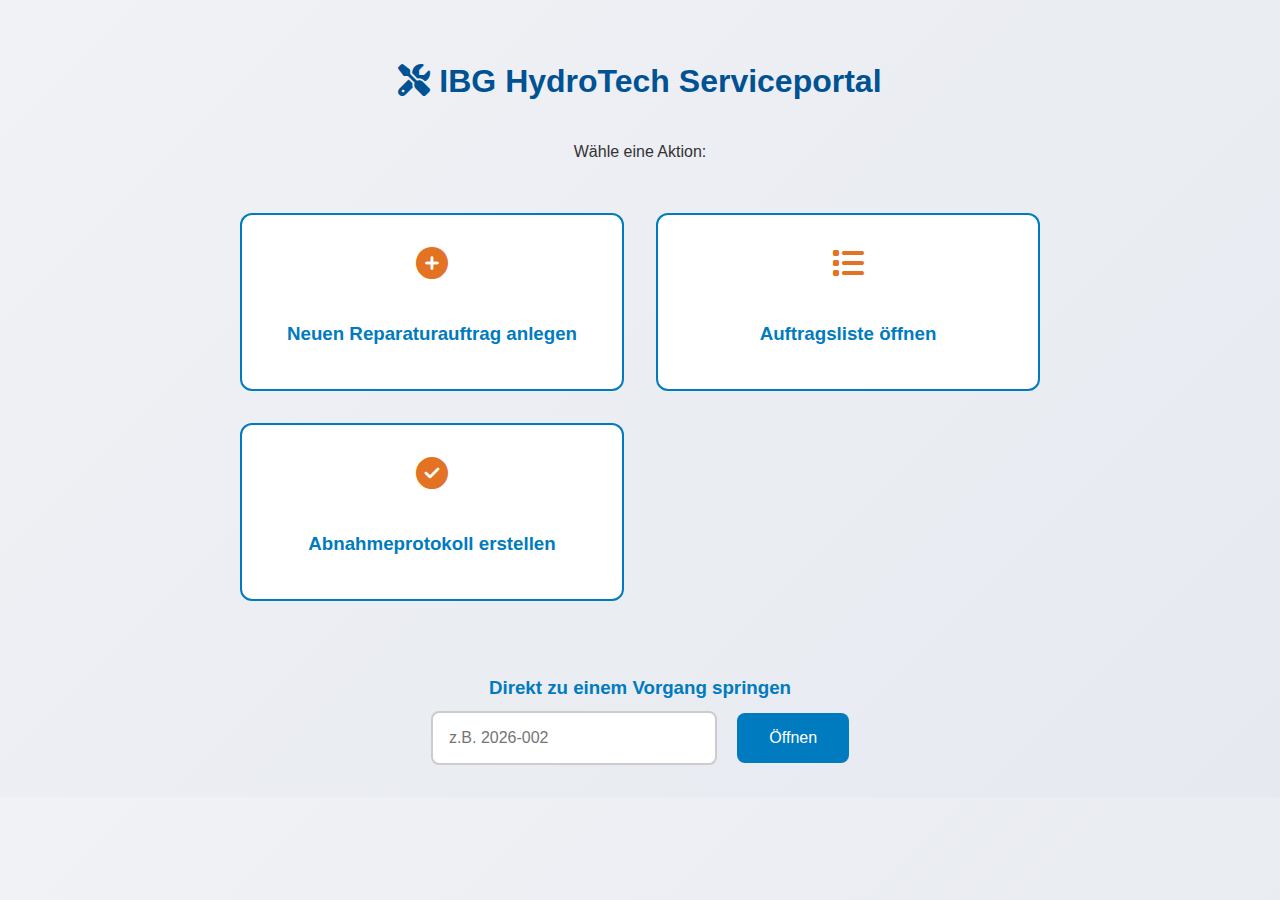
<file: index.html>
<!DOCTYPE html>
<html lang="de">
<head>
  <meta charset="UTF-8">
  <title>IBG HydroTech – Startseite</title>
  <link rel="stylesheet" href="./css/styles.css">
  <link rel="stylesheet" href="https://cdnjs.cloudflare.com/ajax/libs/font-awesome/6.4.0/css/all.min.css">
  <style>
    body {
      font-family: 'Segoe UI', sans-serif;
      background: linear-gradient(135deg, #f0f2f5, #e6e9f0);
      padding: 2rem;
      display: flex;
      flex-direction: column;
      align-items: center;
    }
    h1 {
      color: #005293;
      margin-bottom: 1rem;
    }
    .nav-grid {
      display: grid;
      grid-template-columns: repeat(auto-fit, minmax(250px, 1fr));
      gap: 2rem;
      width: 100%;
      max-width: 800px;
    }
    .nav-card {
      background: white;
      border: 2px solid #007bc0;
      border-radius: 12px;
      padding: 2rem;
      text-align: center;
      transition: 0.3s;
      cursor: pointer;
    }
    .nav-card:hover {
      background: #e6f2fa;
      transform: translateY(-4px);
    }
    .nav-card i {
      font-size: 2rem;
      color: #e37222;
      margin-bottom: 1rem;
    }
    .vorgang-box {
      margin-top: 3rem;
      text-align: center;
    }
    .vorgang-box input {
      padding: 1rem;
      font-size: 1rem;
      border-radius: 8px;
      border: 2px solid #ccc;
      width: 250px;
      margin-right: 1rem;
    }
    .vorgang-box button {
      padding: 1rem 2rem;
      font-size: 1rem;
      background: #007bc0;
      color: white;
      border: none;
      border-radius: 8px;
      cursor: pointer;
    }
    .vorgang-box button:hover {
      background: #005293;
    }
  </style>
</head>
<body>
  <h1><i class="fas fa-tools"></i> IBG HydroTech Serviceportal</h1>
  <p>Wähle eine Aktion:</p>

  <div class="nav-grid" style="margin-top: 2rem;">
    <div class="nav-card" onclick="location.href='auftrag.html'">
      <i class="fas fa-plus-circle"></i>
      <h3>Neuen Reparaturauftrag anlegen</h3>
    </div>
    <div class="nav-card" onclick="location.href='liste.html'">
      <i class="fas fa-list"></i>
      <h3>Auftragsliste öffnen</h3>
    </div>
    <div class="nav-card" onclick="location.href='abnahme.html'">
      <i class="fas fa-check-circle"></i>
      <h3>Abnahmeprotokoll erstellen</h3>
    </div>
  </div>

  <div class="vorgang-box">
    <h3>Direkt zu einem Vorgang springen</h3>
    <input type="text" id="vorgang-input" placeholder="z.B. 2026-002">
    <button onclick="gotoVorgang()">Öffnen</button>
  </div>

  <script>
    function gotoVorgang() {
      const vorgang = document.getElementById('vorgang-input').value.trim();
      if (!vorgang) {
        alert("Bitte Vorgangsnummer eingeben");
        return;
      }
      window.location.href = `auftrag.html?vorgang=${encodeURIComponent(vorgang)}`;
    }
  </script>
</body>
</html>
</file>
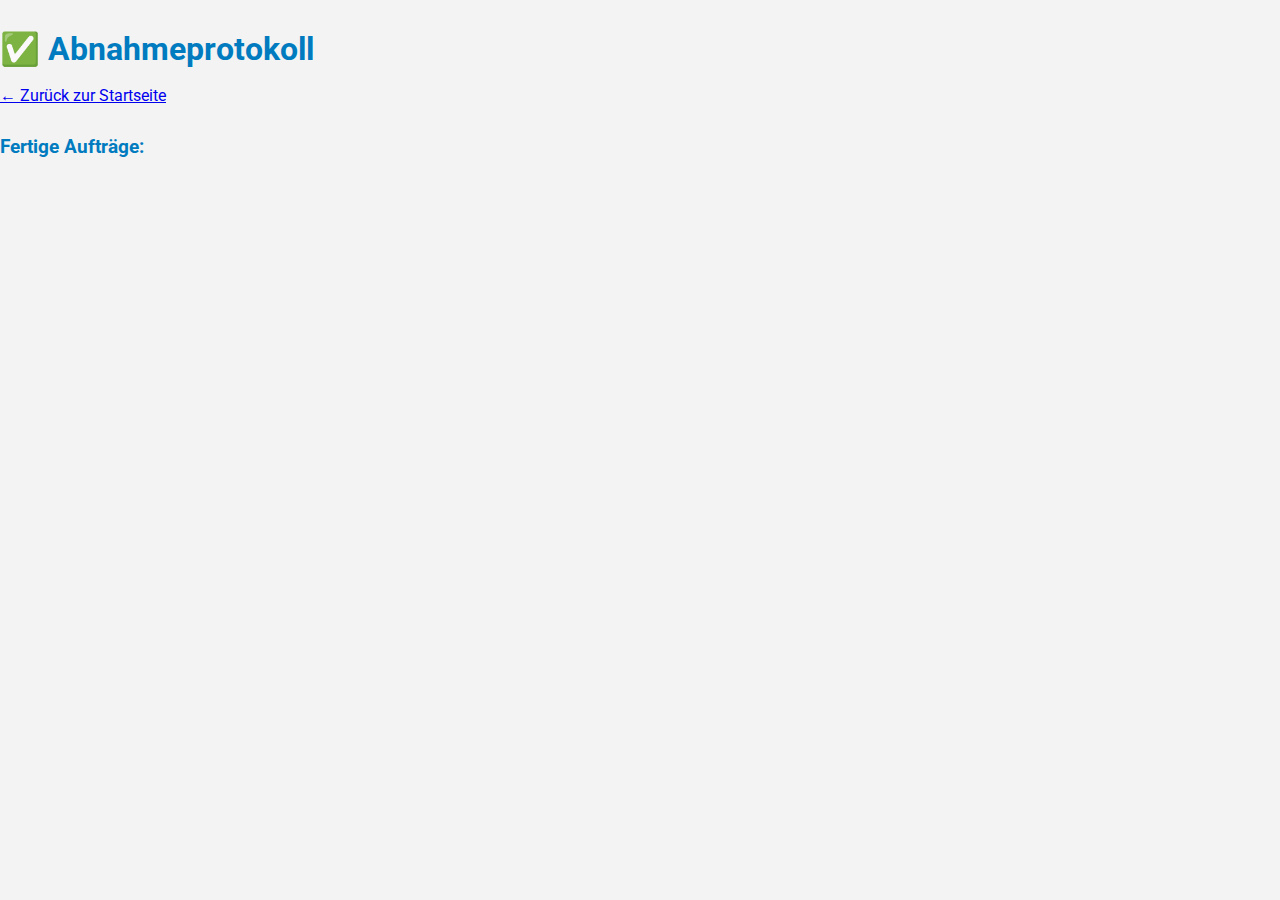
<file: abnahme.html>
<!DOCTYPE html>
<html lang="de">
<head>
  <meta charset="UTF-8">
  <title>Abnahmeprotokoll – IBG HydroTech</title>
  <link rel="stylesheet" href="./css/styles.css">
  <script type="module" src="./js/abnahme.js" defer></script>
</head>
<body>
  <div class="container">
    <header>
      <h1>✅ Abnahmeprotokoll</h1>
      <a href="index.html">← Zurück zur Startseite</a>
    </header>

    <div id="select-section">
      <h3>Fertige Aufträge:</h3>
      <ul id="ready-orders"></ul>
    </div>

    <div id="form-section" style="display:none; margin-top:2rem;">
      <h3>Abnahme für Vorgang: <span id="abnahme-vorgang"></span></h3>
      <label>Prüfer:</label>
      <input type="text" id="abnahme-pruefer">
      <label>Datum:</label>
      <input type="date" id="abnahme-datum">
      <label>Anmerkungen:</label>
      <textarea id="abnahme-anmerkung"></textarea>
      <button id="save-abnahme-btn">📄 Abnahme speichern</button>
    </div>
  </div>
</body>
</html>
</file>
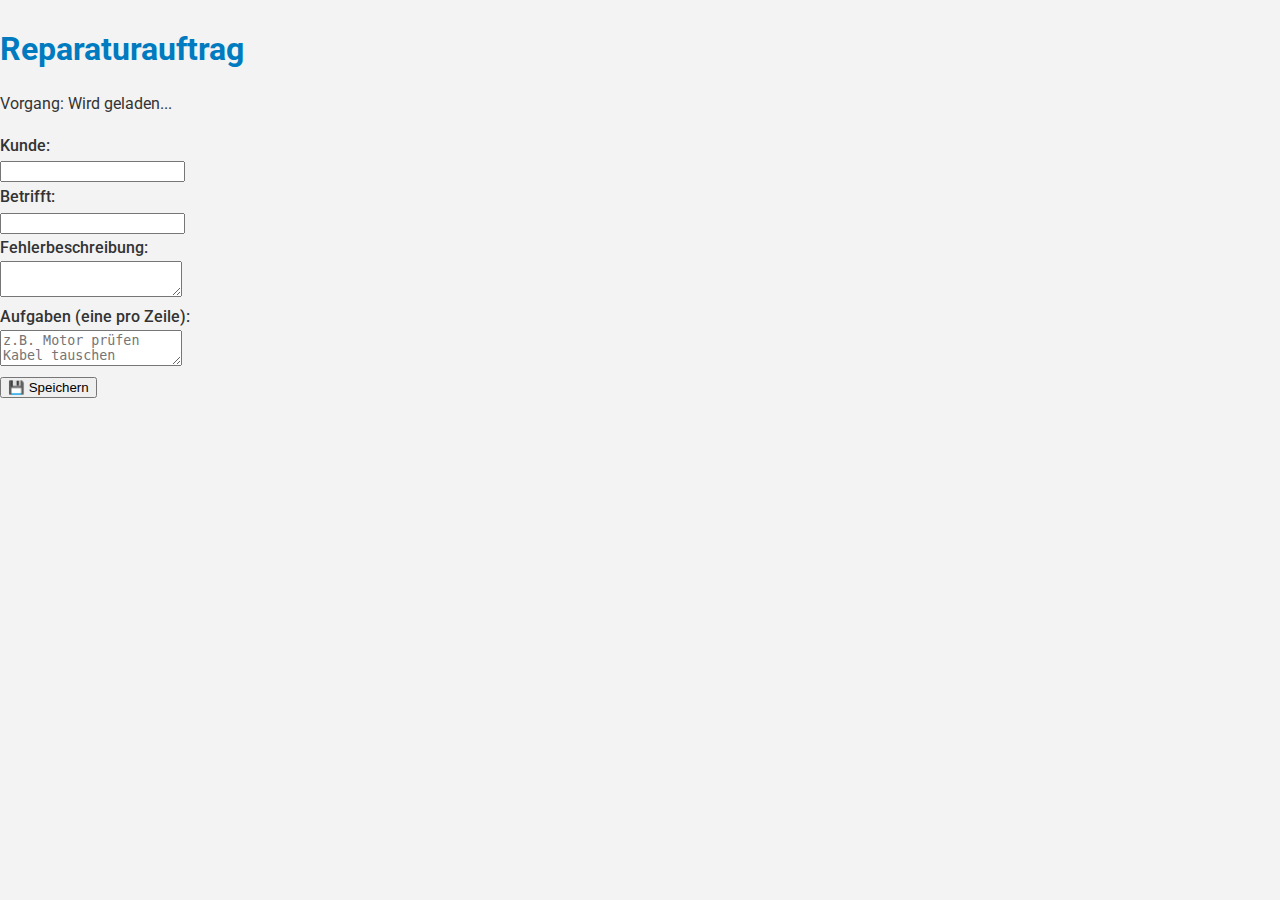
<file: Auftrag.html>
<!DOCTYPE html>
<html lang="de">
<head>
  <meta charset="UTF-8">
  <meta name="viewport" content="width=device-width, initial-scale=1.0">
  <title>Reparaturauftrag – IBG HydroTech</title>
  <link rel="stylesheet" href="./css/styles.css">
  <script type="module" src="./js/auftrag.js" defer></script>
</head>
<body>
  <div class="container">
    <header>
      <h1><i class="fas fa-tools"></i> Reparaturauftrag</h1>
      <p>Vorgang: <span id="vorgang-label">Wird geladen...</span></p>
    </header>

    <main>
      <label>Kunde:</label>
      <input type="text" id="customer">

      <label>Betrifft:</label>
      <input type="text" id="subject">

      <label>Fehlerbeschreibung:</label>
      <textarea id="error-description"></textarea>

      <label>Aufgaben (eine pro Zeile):</label>
      <textarea id="work-todo" placeholder="z.B. Motor prüfen&#10;Kabel tauschen"></textarea>

      <div id="tasks-checklist-container" class="checklist-box"></div>

      <button id="save-btn">💾 Speichern</button>
    </main>
  </div>
</body>
</html>
</file>
<file: css/styles.css>
/* Font einbinden */
@import url('https://fonts.googleapis.com/css2?family=Roboto:wght@300;400;700&display=swap');

body {
  margin: 0;
  padding: 0;
  font-family: 'Roboto', sans-serif;
  background: #f3f3f3;
  color: #333;
  line-height: 1.6;
}

h1, h2, h3 {
  color: #007bc0;
  margin-top: 1.5rem;
  margin-bottom: 0.5rem;
}

hr.ibg-divider {
  border: none;
  border-top: 3px solid #e37222;
  margin: 0.5rem 0 1.5rem;
}

/* Formular-Container */
.auftrag-form-container {
  max-width: 1000px;
  margin: 3rem auto;
  padding: 2rem;
  background: #fff;
  border-radius: 12px;
  box-shadow: 0 2px 15px rgba(0,0,0,0.1);
}

/* Grid für Formulare */
.auftrag-grid {
  display: grid;
  grid-template-columns: repeat(auto-fit, minmax(280px, 1fr));
  gap: 1.5rem;
  margin-bottom: 2rem;
}

/* Input-Felder */
.ibg-input,
.ibg-textarea {
  width: 100%;
  padding: 0.8rem;
  border: 1px solid #ccc;
  border-radius: 8px;
  font-size: 1rem;
  margin-top: 0.3rem;
  box-sizing: border-box;
}

.ibg-input:focus,
.ibg-textarea:focus {
  border-color: #007bc0;
  outline: none;
}

.ibg-textarea {
  resize: vertical;
  min-height: 100px;
}

/* Labels */
label {
  display: block;
  font-weight: 500;
}

/* Buttons */
.ibg-submit-button,
.ibg-button {
  background: #007bc0;
  color: white;
  padding: 1rem 2rem;
  border: none;
  border-radius: 8px;
  cursor: pointer;
  font-size: 1.1rem;
  margin-top: 1rem;
}

.ibg-submit-button:hover,
.ibg-button:hover {
  background: #005293;
}

.ibg-button:disabled {
  background: #aaa;
  cursor: not-allowed;
}

/* Checkboxliste */
.checkbox-list {
  margin-top: 1rem;
  padding-left: 1rem;
}

.checkbox-list label {
  display: block;
  margin-bottom: 0.5rem;
}

/* Tabellen */
.ibg-table {
  width: 100%;
  border-collapse: collapse;
  margin-top: 1rem;
}

.ibg-table th,
.ibg-table td {
  border: 1px solid #ccc;
  padding: 0.6rem 0.8rem;
  text-align: left;
}

.ibg-table th {
  background: #e37222;
  color: white;
}

.ibg-table td input {
  width: 100%;
  padding: 0.4rem;
  box-sizing: border-box;
  border: 1px solid #ccc;
  border-radius: 4px;
}
</file>
